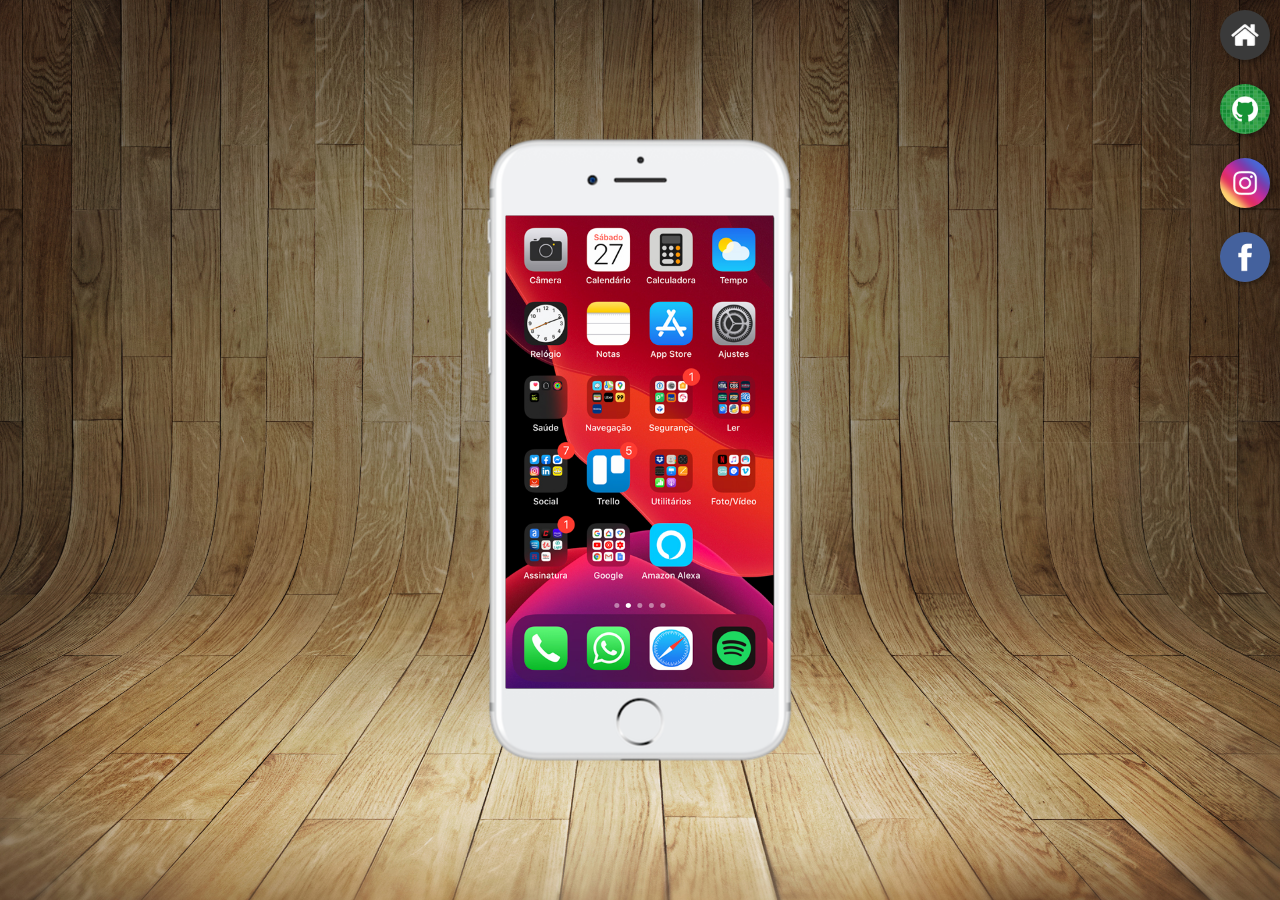
<file: index.html>
<!DOCTYPE html>
<html lang="pt-br">
<head>
    <meta charset="UTF-8">
    <meta name="viewport" content="width=device-width, initial-scale=1.0">
    <link rel="shortcut icon" href="favicon.ico" type="image/x-icon">
    <link rel="stylesheet" href="estilos/style.css">
    <title>Projeto Redes Sociais</title>
</head>
<body>
    <main>
        <section id="telefone">
            <iframe src="home.html" name="tela" id="tela" frameborder="0">
                Seu navegador não é compatível com isso.
            </iframe>
        </section>
        <section id="redes-sociais">
            <a href="home.html" target="tela"><img src="imagens/logo-home.jpg" alt="Home"></a><br>
            <a href="github.html" target="tela"><img src="imagens/logo-github.jpg" alt="GitHub"></a><br>
            <a href="instagram.html" target="tela"><img src="imagens/logo-instagram.jpg" alt="Instagram"></a><br>
            <a href="facebook.html" target="tela"><img src="imagens/logo-facebook.jpg" alt="Facebook"></a>
        </section>
    </main>
</body>
</html>
</file>
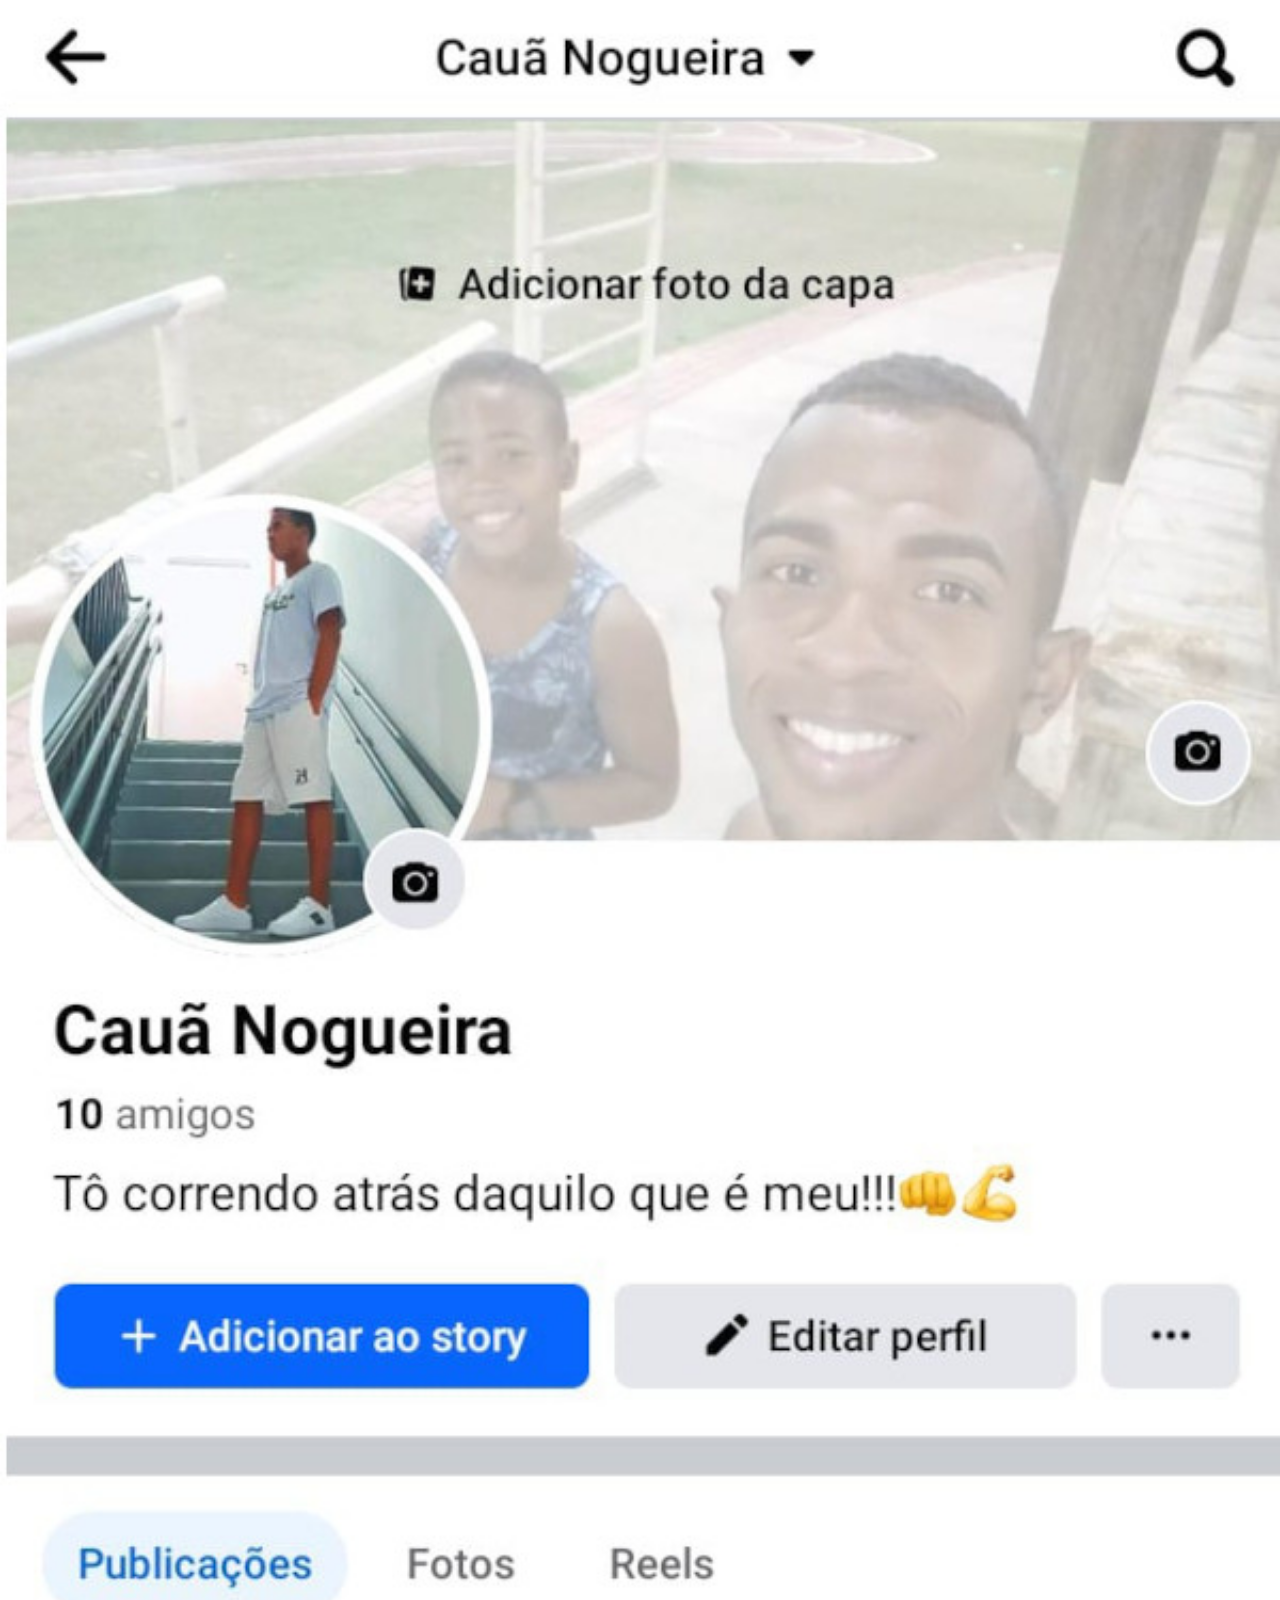
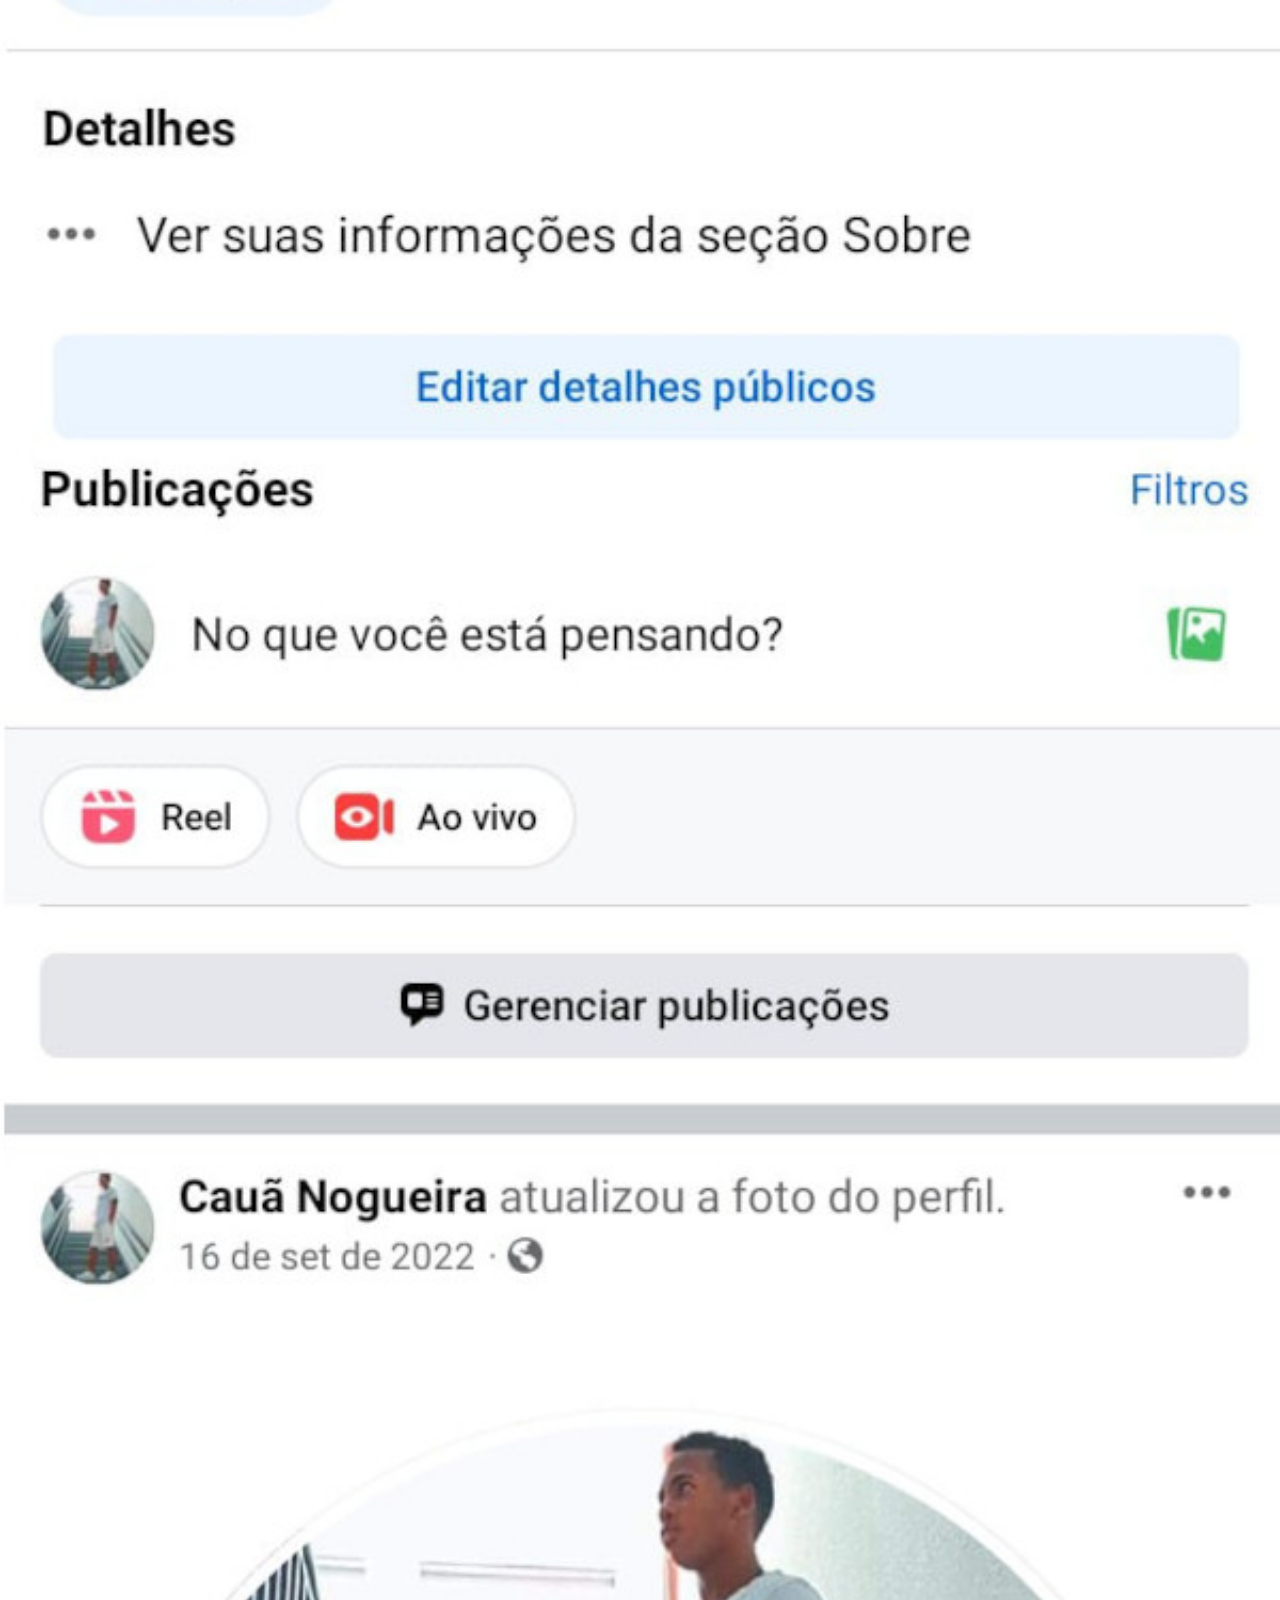
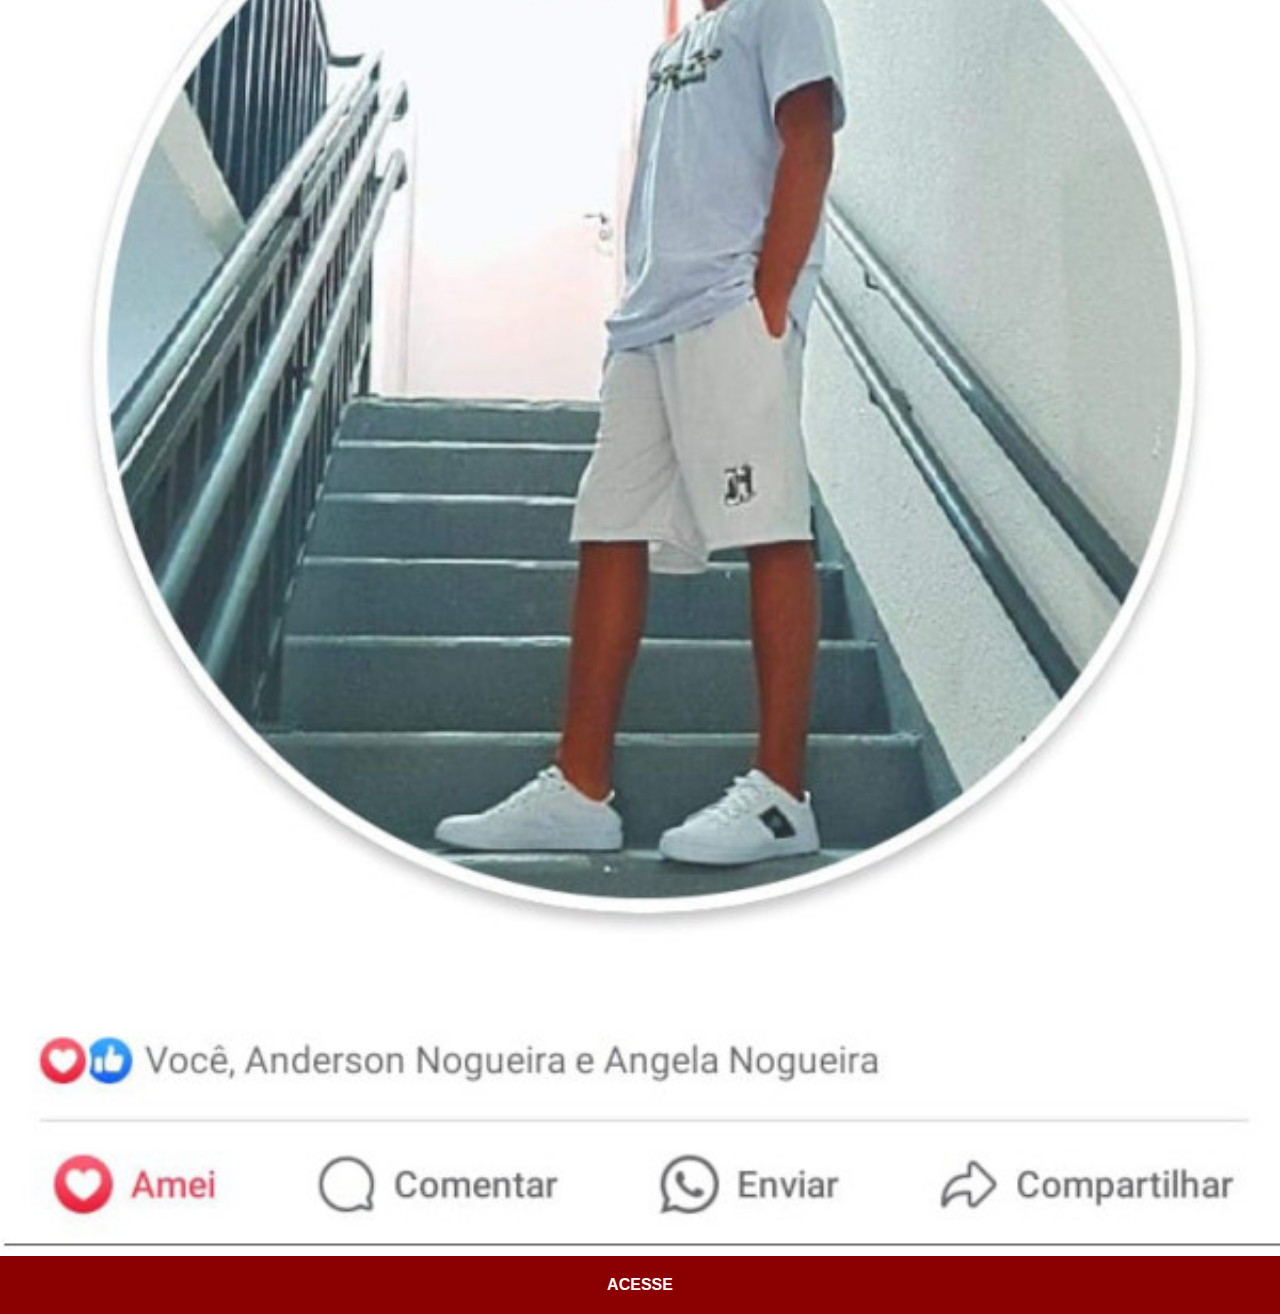
<file: facebook.html>
<!DOCTYPE html>
<html lang="pt-br">
<head>
    <meta charset="UTF-8">
    <meta name="viewport" content="width=device-width, initial-scale=1.0">
    <title>Facebook</title>
    <link rel="stylesheet" href="estilos/social.css">
</head>
<body>
    <img src="imagens/tela-facebook.jpg" alt="Facebook">
    <a href="https://www.facebook.com/eucauanogueira16/" target="_blank">ACESSE</a>
</body>
</html>
</file>
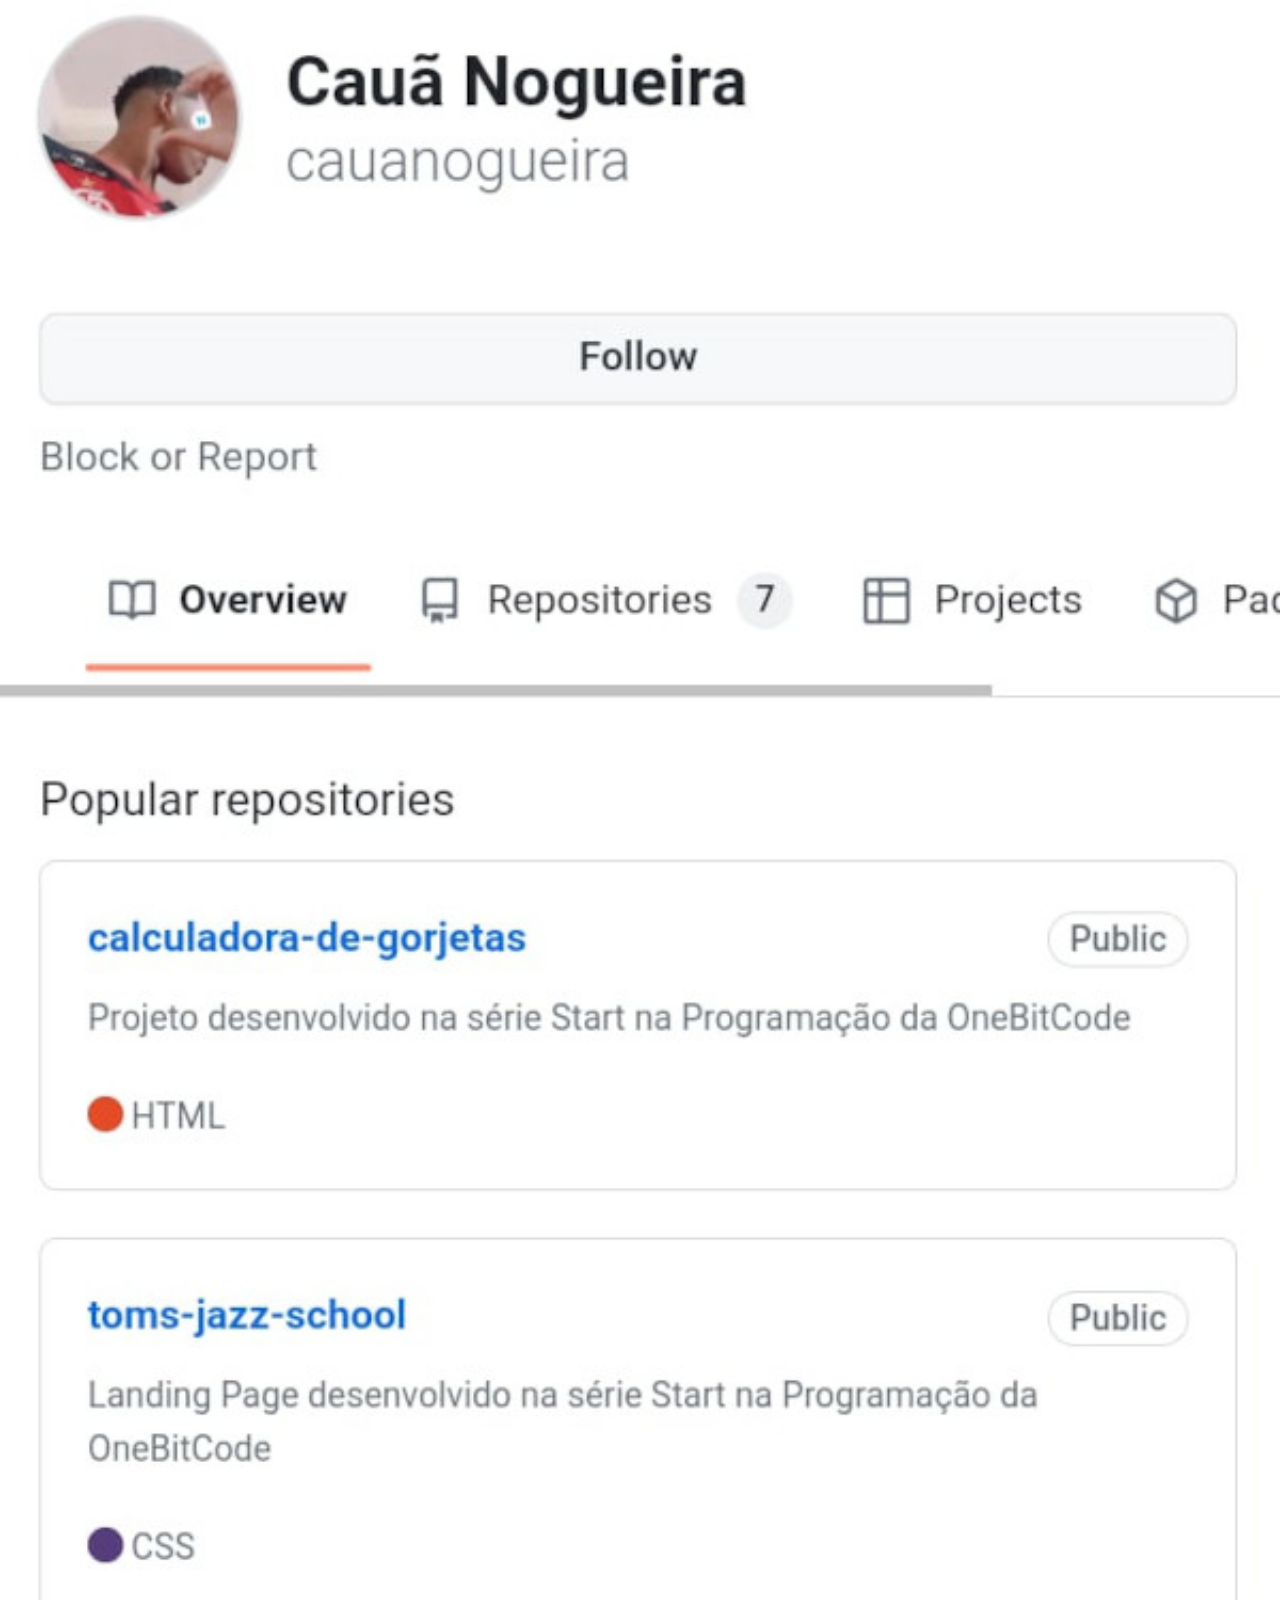
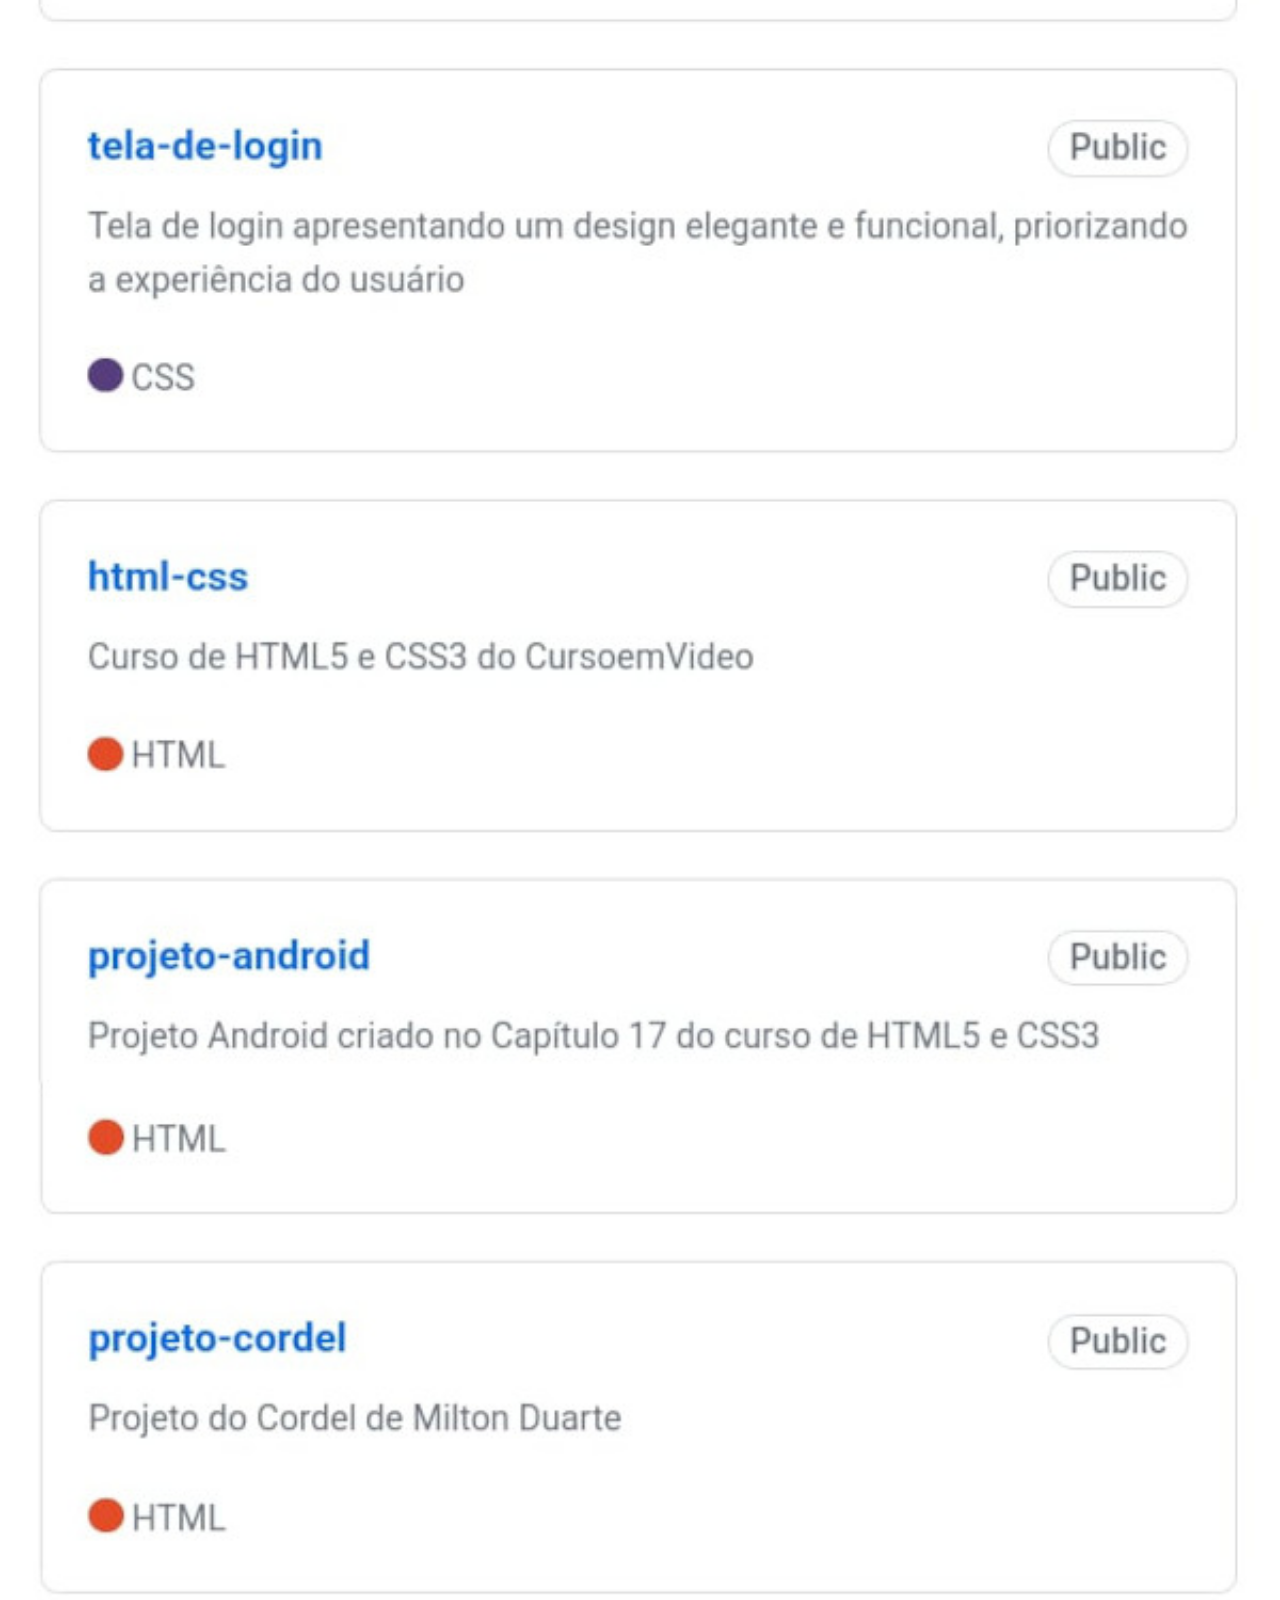
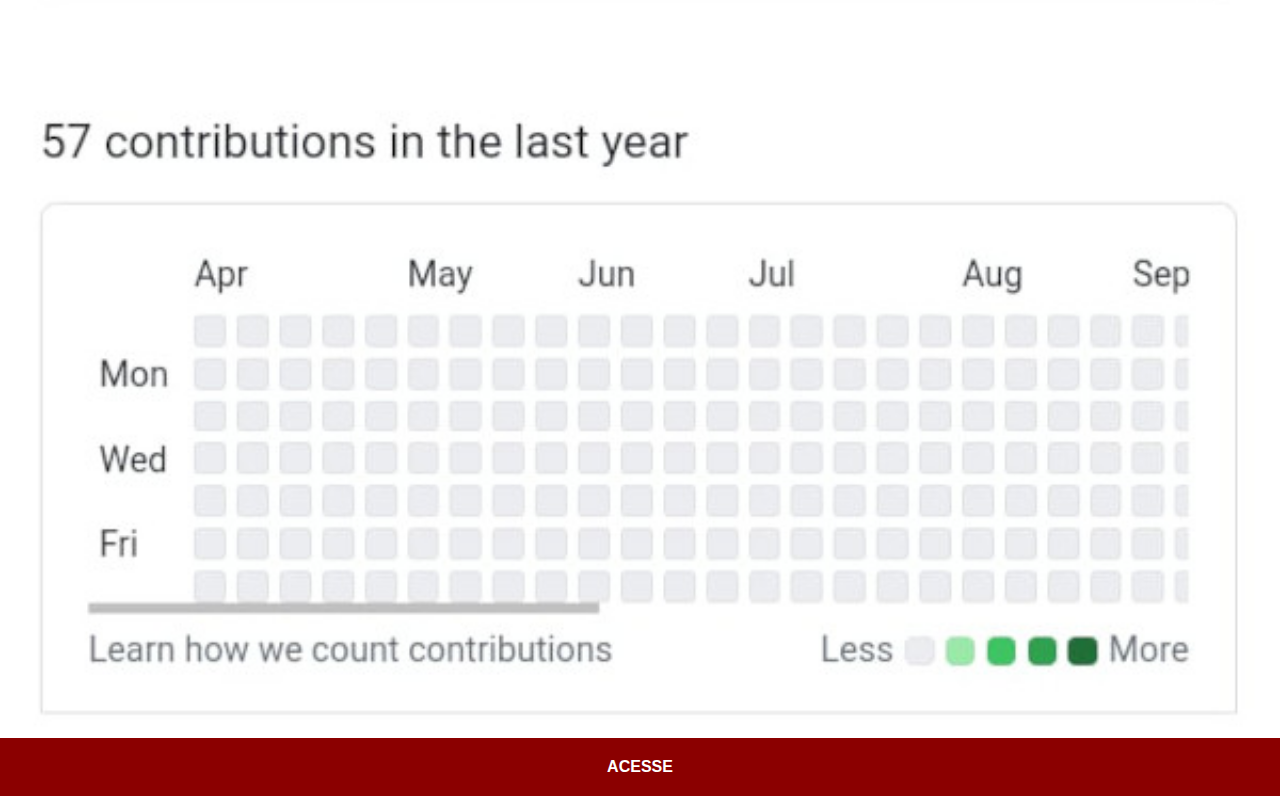
<file: github.html>
<!DOCTYPE html>
<html lang="pt-br">
<head>
    <meta charset="UTF-8">
    <meta name="viewport" content="width=device-width, initial-scale=1.0">
    <title>GitHub</title>
    <link rel="stylesheet" href="estilos/social.css">
</head>
<body>
    <img src="imagens/tela-github.jpg" alt="GitHub">
    <a href="https://github.com/cauanogueira/" target="_blank">ACESSE</a>
</body>
</html>
</file>
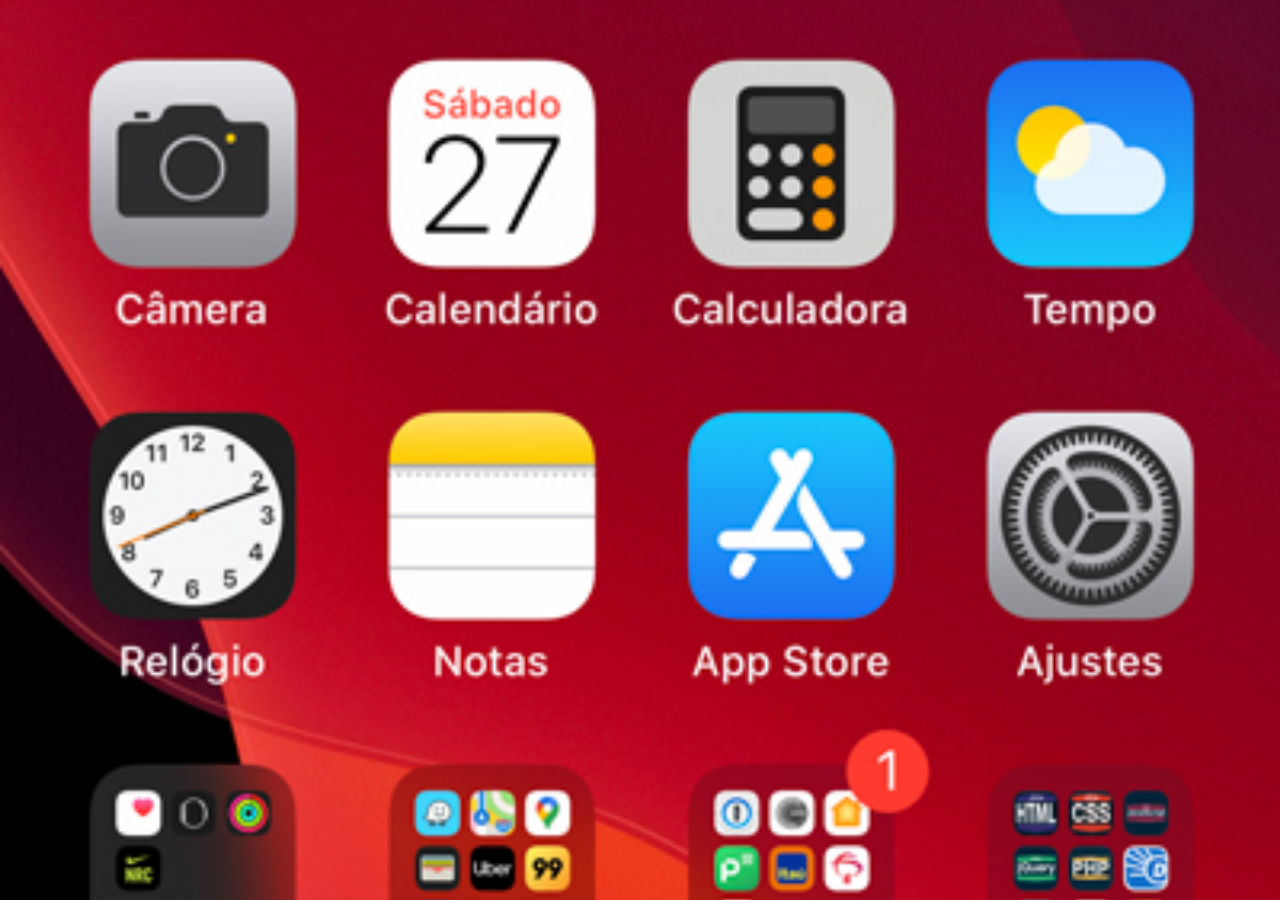
<file: home.html>
<!DOCTYPE html>
<html lang="pt-br">
<head>
    <meta charset="UTF-8">
    <meta name="viewport" content="width=device-width, initial-scale=1.0">
    <title>Home</title>
</head>
<style>
    * {
        margin: 0px;
        padding: 0px;
    }

    body {
        width: 100vw;
        height: 100vh;
        background: black url(imagens/tela-home.jpg) no-repeat top center;
        background-size: cover;
    }
</style>
<body>
    
</body>
</html>
</file>
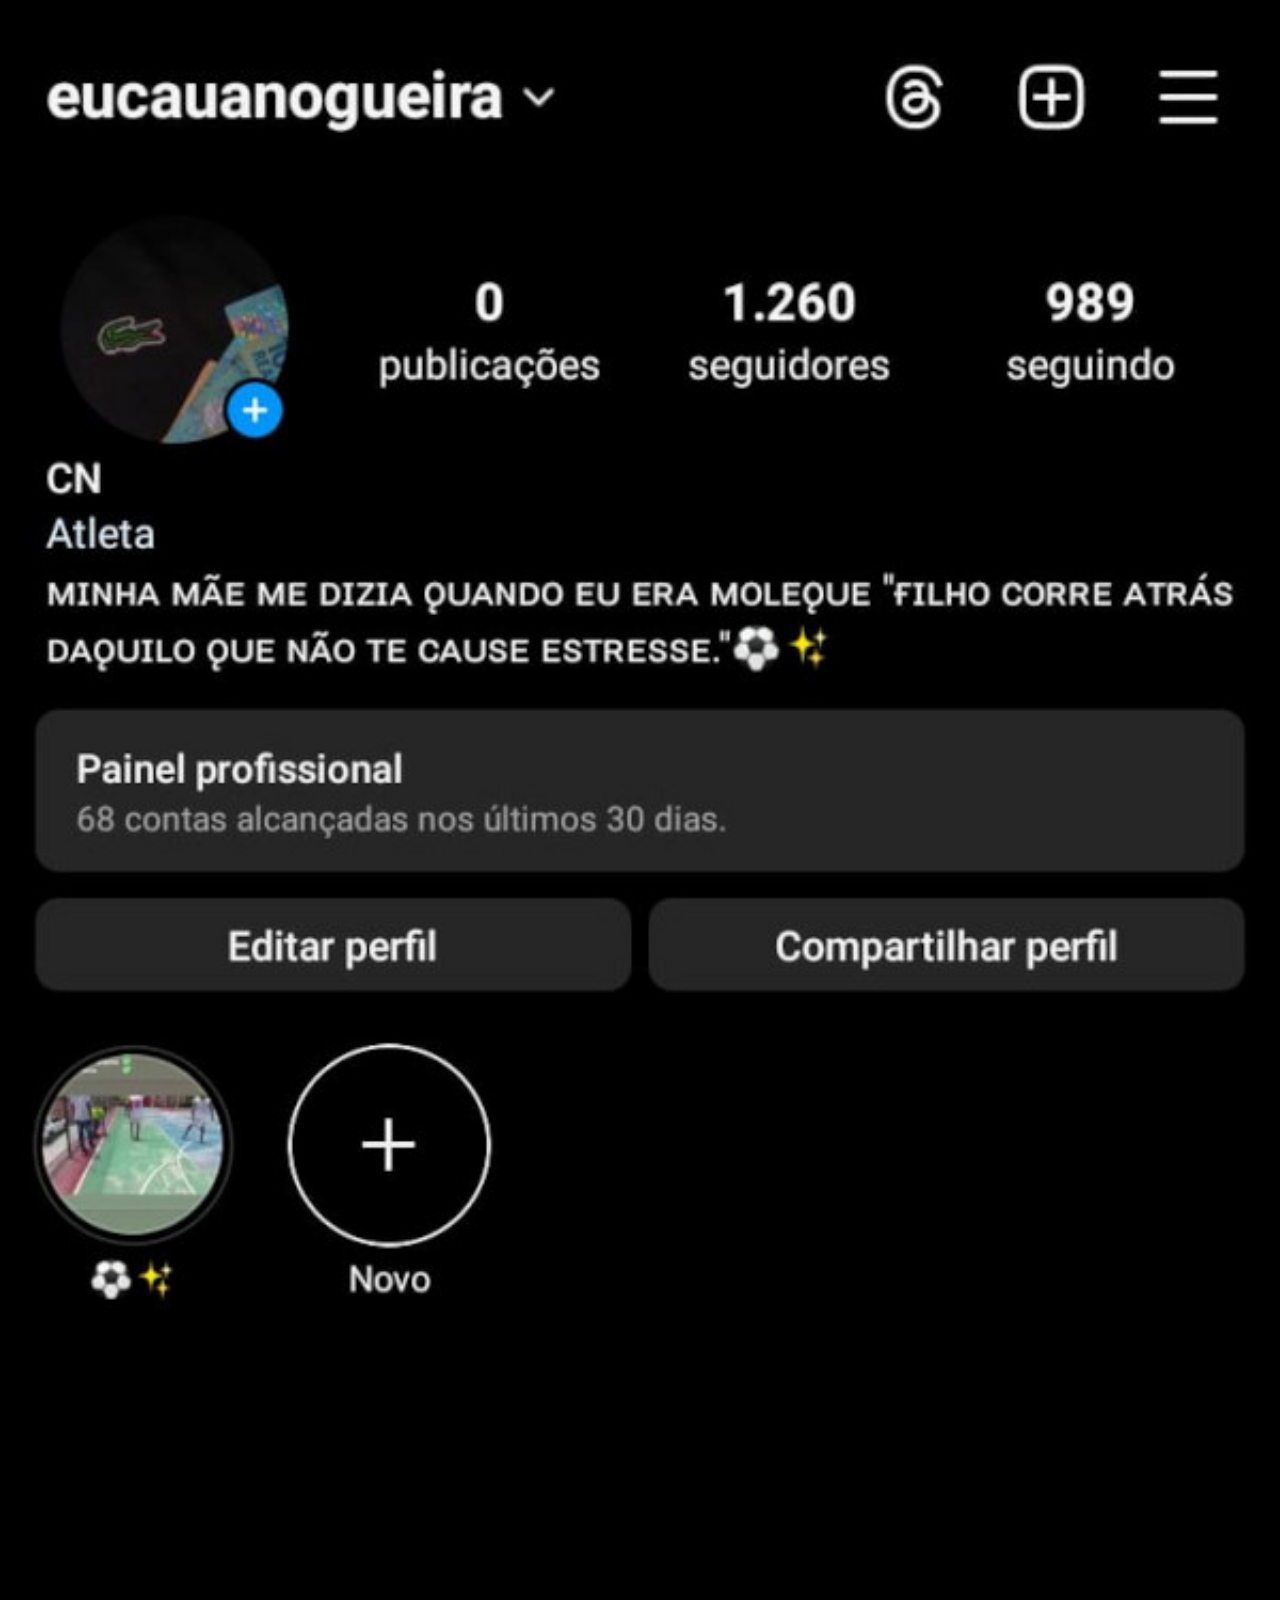
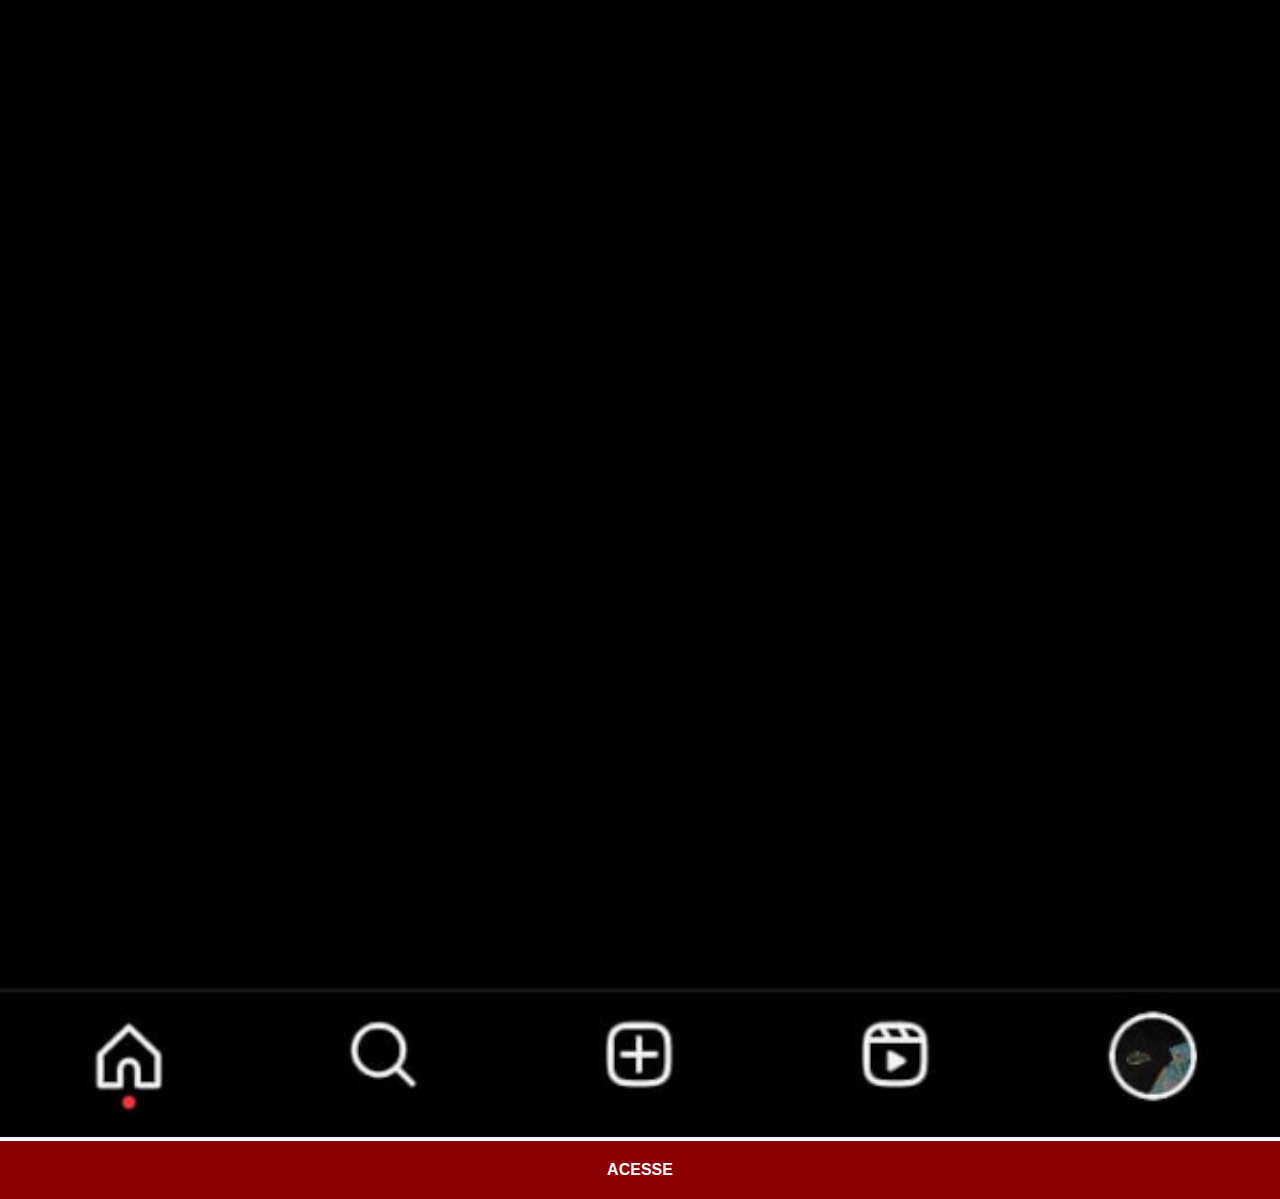
<file: instagram.html>
<!DOCTYPE html>
<html lang="pt-br">
<head>
    <meta charset="UTF-8">
    <meta name="viewport" content="width=device-width, initial-scale=1.0">
    <title>Instagram</title>
    <link rel="stylesheet" href="estilos/social.css">
</head>
<body>
    <img src="imagens/tela-instagram.jpg" alt="Instagram">
    <a href="https://www.instagram.com/eucauanogueira/" target="_blank">ACESSE</a>
</body>
</html>
</file>
<file: estilos/style.css>
@charset "UTF-8";

* {
    margin: 0px;
    padding: 0px;
    font-family: Arial, Helvetica, sans-serif;
}

html, body {
    height: 100vh;
    width: 100vw;
    background-color: black;
}

body {
    background: url(../imagens/fundo-madeira.jpg) no-repeat top center;
    background-size: cover;
    background-attachment: fixed;
}

main {
    position: relative;
    height: 100vh;
}

section#telefone {
    position: absolute;
    top: 50%;
    left: 50%;
    transform: translate(-50%, -50%);

    height: 627px;
    width: 311px;
    background: url(../imagens/frame-iphone.png) no-repeat;
}

iframe#tela {
    position: relative;
    top: 79px;
    left: 21px;
    width: 268px;
    height: 473px;
}

section#redes-sociais {
    text-align: right;
}

section#redes-sociais img {
    width: 50px;
    margin: 10px;
    border-radius: 50%;
    box-shadow: 2px 2px 5px rgba(0, 0, 0, 0.400);
    box-sizing: border-box;
}

section#redes-sociais img:hover {
    border: 2px solid rgba(225, 225, 225, 0.637);
    transform: translate(-3px, -3px);
    box-shadow: 5px 5px 10px rgba(0, 0, 0, 0.623);
    transition: transform .3s, border 1s;
}
</file>
<file: estilos/social.css>
@charset "UTF-8";

* {
    margin: 0px;
    padding: 0px;
    font-family: Arial, Helvetica, sans-serif;
}

::-webkit-scrollbar {
    width: 0px;
    height: 0px;
}

img {
    width: 100vw;
}

a {
    display: block;
    background-color: darkred;
    color: white;
    padding: 20px;
    text-align: center;
    font-weight: bolder;
    text-decoration: none;
}

a:hover {
    background-color: red;
}
</file>
